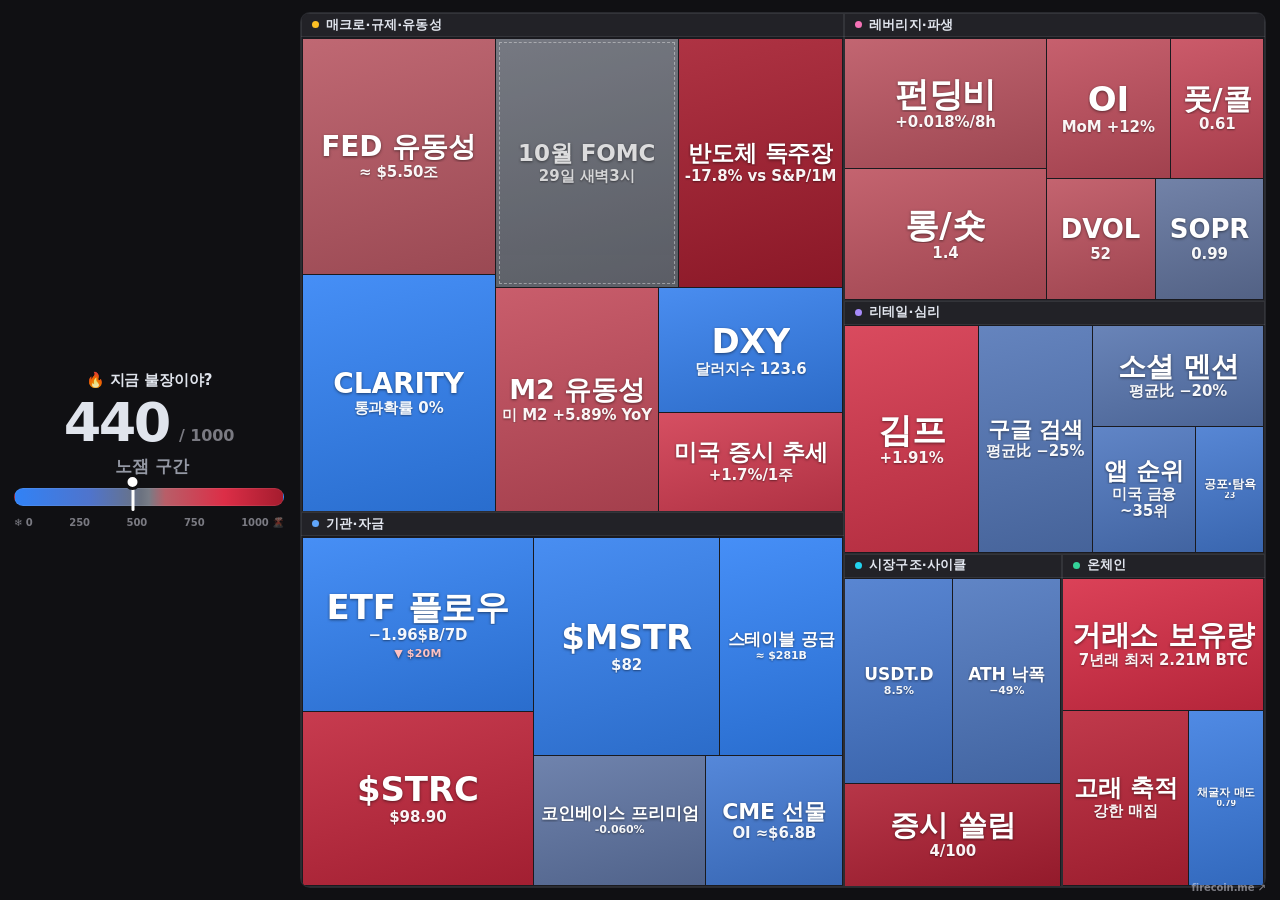
<file: embed.html>
<!doctype html>
<html lang="ko">
<head>
<meta charset="utf-8">
<meta name="viewport" content="width=device-width, initial-scale=1">
<title>불장 온도 · firecoin.me</title>
<meta name="robots" content="noindex">
<!-- 외부 사이트 임베드용 위젯: '점수 + 핀비즈 히트맵'만 가로형 직사각형. app.js 등 본 사이트 코드 그대로 재사용.
     테마(색·폰트)는 URL 파라미터로 조절 — 아래 <script> 참고, 예: embed.html?theme=light&accent=f59e0b&font=serif -->
<link rel="stylesheet" href="styles.css">
<style>
  html, body { margin:0; height:100%; background:var(--bg);
    font-family:var(--font, 'Pretendard Variable','Pretendard',-apple-system,BlinkMacSystemFont,'Segoe UI','Apple SD Gothic Neo','Malgun Gothic',system-ui,sans-serif); }
  /* 가로형 위젯: 왼쪽 점수 / 오른쪽 히트맵 */
  .embed { display:flex; gap:16px; align-items:stretch; height:100vh; box-sizing:border-box; padding:12px 14px; position:relative; }
  .embed .e-left { flex:0 0 clamp(150px, 26%, 270px); min-width:0; display:flex; flex-direction:column;
    justify-content:center; align-items:center; text-align:center; gap:6px; text-decoration:none; }
  .embed .e-title { font-size:15px; font-weight:800; color:var(--accent, var(--text)); letter-spacing:-.01em; line-height:1.15; }
  .embed .e-left:hover .e-title { opacity:.85; }
  .embed .e-left .gauge { width:100%; }
  .embed .e-left .lg-head { margin-bottom:5px; }
  .embed .e-left .lg-zone { margin-bottom:10px; }
  .embed .e-left .lg-ticks { font-size:10px; }
  .embed .e-right { flex:1 1 auto; min-width:0; }
  .embed .e-right #heatmap { height:100% !important; min-height:0 !important; max-width:none !important; border-radius:10px; overflow:hidden; }
  .embed .e-more { position:absolute; right:14px; bottom:7px; font-size:10px; font-weight:600;
    color:var(--muted); text-decoration:none; }
  .embed .e-more:hover { color:var(--text-2); }
  /* 아주 좁은 임베드면 위=점수 / 아래=히트맵으로 쌓기 */
  @media (max-width:520px) {
    .embed { flex-direction:column; height:auto; }
    .embed .e-left { flex:none; }
    .embed .e-right { height:62vw; min-height:230px; }
  }
</style>
<script>
  /* 임베드 테마 커스터마이즈 — iframe src 의 URL 파라미터로 색·폰트 변경.
     예) embed.html?theme=light&bg=f8fafc&accent=f59e0b&font=serif
     · theme=light|dark (기본 dark)
     · 색: bg·text·muted·panel·line·accent  (값=#hex / hex / rgb(a)(...) / 색이름)  ※ # 은 인코딩(%23) 하거나 생략 가능
     · font=system|pretendard|sans|serif|mono|rounded  또는 커스텀 폰트명
     · 히트맵 타일·게이지의 온도색(파랑↔빨강)은 의미 색이라 바뀌지 않음(크롬만 변경). */
  (function(){
    try{
      var q = new URLSearchParams(location.search);
      var root = document.documentElement, S = function(k,v){ root.style.setProperty(k,v); };
      var normColor = function(v){
        if(/^[0-9a-fA-F]{3,8}$/.test(v)) return '#'+v;                 // 맨 hex(#없이)
        if(/^#[0-9a-fA-F]{3,8}$/.test(v)) return v;                    // #hex
        if(/^rgba?\([\d.,\s%]+\)$/.test(v)) return v;                  // rgb/rgba
        if(/^[a-zA-Z]{3,20}$/.test(v)) return v;                       // 색이름(white 등)
        return null;                                                   // 그 외 거부(CSS 주입 방지)
      };
      var FONTS = {
        system:"-apple-system,BlinkMacSystemFont,'Segoe UI',system-ui,sans-serif",
        pretendard:"'Pretendard Variable','Pretendard',-apple-system,system-ui,sans-serif",
        sans:"'Helvetica Neue',Arial,'Apple SD Gothic Neo','Malgun Gothic',sans-serif",
        serif:"Georgia,'Times New Roman','Nanum Myeongjo',serif",
        mono:"'SF Mono',ui-monospace,'D2Coding',Menlo,Consolas,monospace",
        rounded:"'Apple SD Gothic Neo','Segoe UI Rounded','Pretendard',system-ui,sans-serif"
      };
      // 1) 프리셋 테마
      if ((q.get('theme')||'').toLowerCase() === 'light'){
        S('--bg','#ffffff'); S('--panel','#f4f5f7'); S('--panel-2','#eceef1'); S('--overlay','#ffffff');
        S('--line','rgba(20,22,30,.12)'); S('--line-strong','rgba(20,22,30,.20)');
        S('--text','#191b22'); S('--text-2','#3a3d46'); S('--muted','rgba(20,22,30,.50)');
      }
      // 2) 개별 색 오버라이드(프리셋 위에 덮음)
      var map = { bg:'--bg', text:'--text', muted:'--muted', panel:'--panel', line:'--line', accent:'--accent' };
      Object.keys(map).forEach(function(k){ var v=q.get(k); if(v){ var c=normColor(v); if(c) S(map[k], c); } });
      // 3) 폰트: 프리셋 키 또는 안전한 커스텀(문자/공백/쉼표/따옴표/하이픈만)
      var f = q.get('font');
      if (f){ var lf=f.toLowerCase(); if (FONTS[lf]) S('--font', FONTS[lf]); else if (/^[\w\s,'"\-]{1,120}$/.test(f)) S('--font', f); }
    }catch(e){}
  })();
</script>
</head>
<body>
  <div class="embed">
    <a class="e-left" href="https://firecoin.me" target="_blank" rel="noopener">
      <span class="e-title">🔥 지금 불장이야?</span>
      <div id="gauge" class="gauge"></div>
    </a>
    <div class="e-right"><div id="heatmap" class="heatmap"></div></div>
    <a class="e-more" href="https://firecoin.me" target="_blank" rel="noopener">firecoin.me ↗</a>
  </div>

  <!-- 히트맵 타일 호버 설명(툴팁) -->
  <div id="tooltip" class="tooltip" aria-hidden="true"></div>

  <!-- 본 사이트와 동일한 스크립트: 데이터·렌더·실시간 갱신 그대로 재사용 -->
  <script src="data.js"></script>
  <script src="history.js"></script>
  <script src="i18n.js"></script>
  <script src="commentary.js"></script>
  <script src="commentary-daily.js"></script>
  <script src="app.js"></script>
  <script src="live.js"></script>
</body>
</html>
</file>
<file: styles.css>
/* ============================================================
   암호화폐 불장 알림이 — 토스증권 다크 테마 (참고: Toss Securities DS)
   · 딥블랙 서피스 + 반투명 1px 보더(그림자 대체) · 토스블루 #3182f6
   · KR 금융 관례: 빨강=상승/과열, 파랑=하락/냉각 (우리 히트맵과 일치)
   ============================================================ */
:root{
  /* 서피스 (최심부 → 패널 → 오버레이) */
  --bg:#101013;            /* 페이지 바닥 */
  --panel:#17171c;         /* 카드·패널 */
  --panel-2:#1d1d23;       /* 한 단계 위 */
  --overlay:#202025;       /* 시트·툴팁 */
  --line:rgba(214,224,239,.09);     /* 반투명 보더(그림자 대신 깊이) */
  --line-strong:rgba(214,224,239,.15);

  /* 텍스트 */
  --text:rgba(242,246,255,.92);
  --text-2:rgb(195,195,198);
  --muted:rgba(242,242,255,.47);

  /* 브랜드 / 시맨틱 (KR: 빨강=상승 · 파랑=하락) */
  --brand:#3182f6; --brand-text:#4391ff;
  --up:#dc2e47; --up-text:#f5445a;
  --down:#3182f6; --down-text:#4391ff;

  /* 핀비즈식 다이버징 (토스 레드/블루) */
  --heat:linear-gradient(90deg,#3182f6 0%,#4f74cc 28%,#6b7280 47%,#787c86 50%,#b85e68 56%,#dc2e47 78%,#a51c2e 100%);

  --radius:8px; --radius-pill:999px;
}
*{box-sizing:border-box}
html,body{margin:0}
body{
  min-height:100vh;
  background:var(--bg);
  color:var(--text-2);
  font-family:'Pretendard Variable','Pretendard',-apple-system,system-ui,
              'Apple SD Gothic Neo','Noto Sans KR',Roboto,'Malgun Gothic',sans-serif;
  font-variant-numeric:tabular-nums;       /* 숫자 폭 고정(시세 정렬) */
  -webkit-font-smoothing:antialiased;
  letter-spacing:-.1px;
}

/* 헤더 */
.top{text-align:center;padding:40px 16px 4px}
.top h1{margin:0;font-size:30px;font-weight:700;letter-spacing:-.6px;color:var(--text)}
.beta{font-size:12px;font-weight:600;background:rgba(217,217,255,.11);color:var(--muted);
  border:1px solid var(--line);padding:3px 10px;border-radius:var(--radius-pill);
  vertical-align:middle;margin-left:10px}
.sub{color:var(--muted);margin:14px 0 0;font-size:15px;font-weight:500}
.sub b{color:var(--text-2)}

/* 게이지 (직선) */
.gauge-wrap{display:flex;justify-content:center;padding:20px 16px 6px}
.gauge{width:100%;max-width:760px}
.lg-head{display:flex;align-items:baseline;justify-content:center;gap:10px;margin-bottom:7px;flex-wrap:wrap}
.lg-score{font-size:54px;font-weight:800;letter-spacing:-2.5px;line-height:1;color:var(--text)}
.lg-zone{text-align:center;font-weight:750;font-size:15px;margin-bottom:16px;letter-spacing:-.01em}
.lg-out{font-size:16px;color:var(--muted);font-weight:600}
.lg-zone{font-size:17px;font-weight:700;margin-left:6px}
html[lang="en"]{ --heat:linear-gradient(90deg,#dc2e47 0%,#c43a50 26%,#8a6470 46%,#787c86 50%,#5fa078 56%,#22c55e 78%,#16a34a 100%); }
.lg-track{position:relative;height:18px;border-radius:var(--radius-pill);
  background:var(--heat);border:1px solid var(--line)}
.lg-marker{position:absolute;top:-6px;bottom:-6px;width:3px;background:#fff;border-radius:3px;transform:translateX(-50%)}
.lg-knob{position:absolute;top:-9px;left:50%;transform:translateX(-50%);width:16px;height:16px;border-radius:50%;
  background:#fff;border:3px solid var(--bg)}
.lg-ticks{display:flex;justify-content:space-between;margin-top:11px;color:var(--muted);font-size:11.5px;font-weight:600}

/* 색 범례 */
.scale{display:flex;align-items:center;justify-content:center;gap:11px;padding:18px 16px 4px}
.scale-bar{width:min(340px,58vw);height:8px;border-radius:var(--radius-pill);background:var(--heat);border:1px solid var(--line)}
.scale-lab{font-size:12px;font-weight:600;color:var(--muted)}

.note{text-align:center;color:var(--muted);font-size:12px;padding:6px 16px 16px;line-height:1.6}
.note b{color:var(--text-2)}

/* 히트맵 */
.heatmap-wrap{padding:0 16px 28px;display:flex;justify-content:center}
.heatmap{position:relative;width:100%;max-width:1280px;height:680px;
  background:var(--panel);border:1px solid var(--line);border-radius:var(--radius);overflow:hidden}
.cat-box{position:absolute;border:1px solid var(--line);background:rgba(255,255,255,.012)}
.cat-head{position:absolute;display:flex;align-items:center;gap:7px;padding:0 11px;box-sizing:border-box;
  background:rgba(255,255,255,.035);border-bottom:1px solid var(--line);pointer-events:none;overflow:hidden}
.cat-head::before{content:"";flex:0 0 auto;width:7px;height:7px;border-radius:50%;background:var(--cc,#64748b)}
.cat-head .ch-name{min-width:0;overflow:hidden;text-overflow:ellipsis;white-space:nowrap;
  font-size:13px;font-weight:600;letter-spacing:.2px;color:var(--text)}

/* 타일 (색 = 온도). 핀비즈식으로 각지게(반경 0) 유지 */
.tile{position:absolute;overflow:hidden;cursor:default;color:#fff;
  display:flex;flex-direction:column;align-items:center;justify-content:center;text-align:center;padding:3px;
  background-image:linear-gradient(165deg,rgba(255,255,255,.10),rgba(0,0,0,.16));
  transition:outline-color .1s ease, filter .1s ease, transform .1s ease}
.tile.pending{outline:1.5px dashed rgba(255,255,255,.5);outline-offset:-4px;opacity:.85}
.tile:hover{filter:brightness(1.12);transform:scale(1.012);z-index:6;
  outline:2px solid rgba(255,255,255,.92);outline-offset:-2px}
.tile .t-name{font-weight:700;line-height:1.06;white-space:nowrap;max-width:100%;overflow:hidden;
  text-overflow:ellipsis;text-shadow:0 1px 3px rgba(0,0,0,.5)}
.tile .t-metric{font-weight:700;opacity:.95;line-height:1.12;margin-top:2px;max-width:100%;
  display:-webkit-box;-webkit-line-clamp:2;-webkit-box-orient:vertical;overflow:hidden;
  word-break:break-word;text-shadow:0 1px 2px rgba(0,0,0,.45);font-variant-numeric:tabular-nums}
/* 전일(아침7시) 대비 등락 배지 — 중요도 7+ 타일. 색=점수 방향(초록 우호/빨강 약세), 화살표=지표 증감 */
.tile .t-delta{margin-top:3px;font-size:11px;font-weight:800;letter-spacing:.02em;white-space:nowrap;
  text-shadow:0 1px 3px rgba(0,0,0,.6);font-variant-numeric:tabular-nums}
.tile .t-delta.g{color:#8ef5c8}
.tile .t-delta.b{color:#ffc2c2}

/* 툴팁 (오버레이 서피스 + 보더, 그림자 없음) */
.tooltip{position:fixed;z-index:50;max-width:300px;background:var(--overlay);border:1px solid var(--line-strong);
  border-radius:var(--radius);padding:12px 14px;
  font-size:13px;line-height:1.5;pointer-events:none;opacity:0;transform:translateY(5px);transition:opacity .12s ease;max-height:85vh;overflow-y:auto}
.tooltip.show{opacity:1;transform:none}
/* 모바일: 화면 하단 고정 시트 — 절대 잘리지 않고, 긴 설명은 스크롤 */
.tooltip.sheet{left:10px;right:10px;bottom:max(14px,env(safe-area-inset-bottom));top:auto;
  max-width:none;width:auto;max-height:60vh;overflow-y:auto;pointer-events:auto;
  box-shadow:0 -10px 34px rgba(0,0,0,.55)}
.tooltip.pin{pointer-events:auto;max-height:75vh;box-shadow:0 8px 30px rgba(0,0,0,.5)}
.tooltip h4{margin:0 0 8px;font-size:14px;font-weight:700;color:var(--text);display:flex;align-items:center;gap:6px;flex-wrap:wrap}
.tooltip .chip{font-size:10px;padding:2px 8px;border-radius:var(--radius-pill);color:#fff;font-weight:600;opacity:.92}
.tooltip .row{color:var(--muted);margin:3px 0;font-size:12px}
.tooltip .tt-val{margin:0 0 8px;color:var(--text);font-weight:700;font-size:14px;line-height:1.4}
.tooltip .cmt{margin:0 0 8px;padding-bottom:8px;border-bottom:1px solid var(--line);color:#fbbf24;font-weight:700;font-size:13px;line-height:1.45}
.tooltip .cmt .cmt-at{color:var(--muted);font-weight:600;font-size:11px;white-space:nowrap}
.tooltip .tt-delta{margin:0 0 8px;color:var(--muted);font-size:12px;font-weight:600}
.tooltip .tt-delta .g{color:#34d399}
.tooltip .tt-delta .b{color:#f87171}
.tooltip .row b{color:var(--text);font-weight:600}
.tooltip .tt-sec{margin-top:10px}
.tooltip .tt-lab{font-size:11.5px;font-weight:800;margin-bottom:4px;letter-spacing:.03em}
.tooltip .tt-lab.why{color:#7eb6ff}
.tooltip .tt-lab.now{color:#34d399}
.tooltip .tt-txt{color:var(--text-2);font-size:12.5px;line-height:1.55}

/* 푸터 */
.foot{text-align:center;color:var(--muted);font-size:12px;padding:10px 16px 36px;line-height:1.6}
.foot code{background:var(--panel-2);padding:2px 7px;border-radius:6px;color:var(--text-2);border:1px solid var(--line)}
.foot p{margin:4px 0}
.foot .contact{margin-top:8px}
.foot .contact a{color:var(--brand-text);text-decoration:none}
.foot .contact a:hover{text-decoration:underline}
.admin-visits{color:var(--muted);font-size:11px;opacity:.85}
#datastat{font-size:12px;font-weight:600;color:var(--text-2);margin-bottom:8px;
  display:flex;gap:12px;justify-content:center;flex-wrap:wrap;align-items:center}
.ds-item{display:inline-flex;align-items:center}
.ds-dot{display:inline-block;width:8px;height:8px;border-radius:50%;margin-right:5px}

/* 현재 상태 한 줄 */

/* 총점 추이 미니 차트 */
.trend-wrap{display:flex;justify-content:center;padding:6px 16px 10px}
.trend{width:100%;max-width:760px}
.trend-empty{padding:18px 12px;text-align:center;font-size:12.5px;color:var(--muted);
  border:1px dashed var(--line);border-radius:var(--radius)}
.lang-toggle{position:fixed;top:12px;right:14px;z-index:60;padding:5px 11px;border-radius:999px;
  border:1px solid var(--line-strong);background:var(--overlay);color:var(--text);
  font-size:12px;font-weight:600;letter-spacing:.3px;cursor:pointer;
  transition:background .12s ease, border-color .12s ease}
.lang-toggle:hover{background:var(--panel-2);border-color:var(--brand-text)}
.trend-head{display:flex;justify-content:space-between;align-items:baseline;margin-bottom:4px}
.trend-title{font-size:12px;color:var(--muted);font-weight:600}
.trend-tag{font-style:normal;font-size:10px;background:rgba(217,217,255,.11);color:var(--muted);
  padding:1px 7px;border-radius:var(--radius-pill);margin-left:6px;vertical-align:middle}
.trend-now{font-size:16px;font-weight:800;letter-spacing:-.3px;font-variant-numeric:tabular-nums}
.trend-now small{font-size:11px;font-weight:700;opacity:.85;margin-left:2px}
.trend-plot{position:relative;height:96px;margin-top:24px;overflow:visible}
.trend-svg{width:100%;height:96px;display:block}
.trend-plot .tp-dot{position:absolute;width:7px;height:7px;border-radius:50%;transform:translate(-50%,-50%);
  box-shadow:0 0 0 2px var(--bg);pointer-events:none}
.trend-plot .tp-dot-last{width:10px;height:10px;box-shadow:0 0 0 3px var(--bg)}
.trend-plot .tp-val{position:absolute;font-size:11px;font-weight:700;color:var(--text-2);white-space:nowrap;
  font-variant-numeric:tabular-nums;transform:translate(-50%,-155%);pointer-events:none}
.trend-plot .tp-val.tp-left{transform:translate(0,-155%)}
.trend-plot .tp-val.tp-right{transform:translate(-100%,-155%)}
.trend-plot .tp-500{position:absolute;left:0;font-size:9.5px;color:var(--muted);transform:translateY(-50%);
  background:var(--bg);padding:0 4px 0 1px;pointer-events:none}
.trend-dates{position:relative;height:14px;margin-top:8px;border-top:1px solid var(--line);padding-top:7px}
.trend-dates .tp-date{position:absolute;font-size:10.5px;color:var(--muted);white-space:nowrap;
  transform:translateX(-50%);font-variant-numeric:tabular-nums}
.trend-dates .tp-date.tp-left{transform:translateX(0)}
.trend-dates .tp-date.tp-right{transform:translateX(-100%)}

/* 카테고리별 점수 칩 */
.catbreak-wrap{display:flex;justify-content:center;padding:6px 16px 16px}
.catbreak{display:flex;flex-wrap:wrap;gap:8px;justify-content:center;max-width:1100px}
.cb-chip{display:flex;align-items:center;gap:7px;background:var(--panel);border:1px solid var(--line);
  border-radius:var(--radius-pill);padding:6px 14px}
.cb-dot{width:8px;height:8px;border-radius:50%;flex:none}
.cb-name{font-size:12px;color:var(--text-2);font-weight:500}
.cb-score{font-size:13px;font-weight:700;font-variant-numeric:tabular-nums}

@media (max-width:640px){
  .top{padding:28px 16px 4px}
  .top h1{font-size:21px}
  .lg-score{font-size:42px}
  .lg-zone{font-size:15px}
  .heatmap{height:76vh;height:76svh;min-height:520px}  /* svh: 모바일 주소창 토글에도 높이 고정(재배치 깜빡임 방지) */
  .scale-bar{width:50vw}
}
</file>
